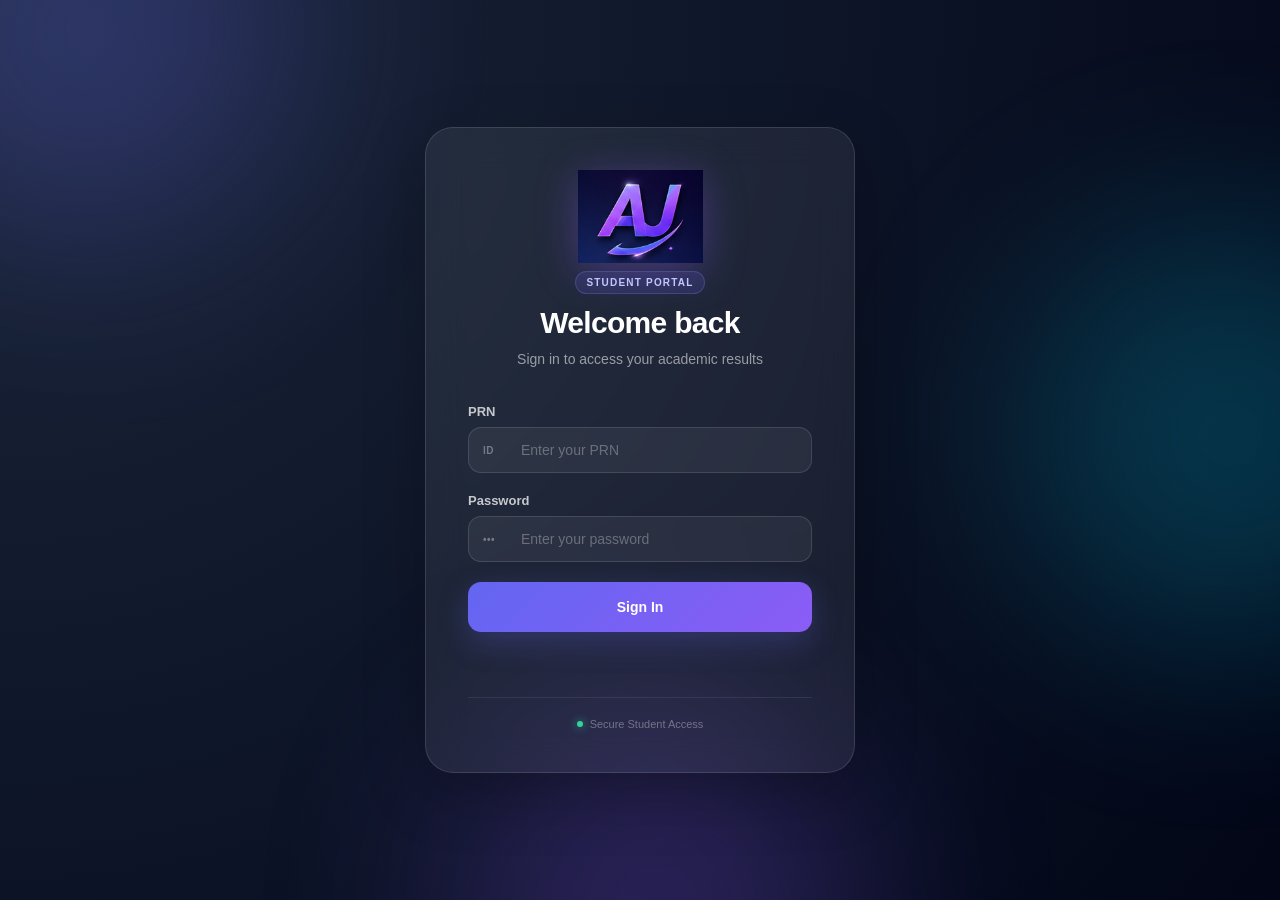
<file: frontend/index.html>
<!DOCTYPE html>
<html lang="en">

<head>

    <meta charset="UTF-8">

    <meta
        name="viewport"
        content="width=device-width, initial-scale=1.0"
    >

    <title>Student Portal | Login</title>

    <link
        rel="stylesheet"
        href="style.css"
    >

</head>


<body class="login-body">

    <div class="background-effects">

        <div class="glow glow-one"></div>

        <div class="glow glow-two"></div>

        <div class="glow glow-three"></div>

    </div>


    <main class="login-page">

        <div class="login-card glass-card">

            <!-- Brand -->

            <div class="brand">

                <img
                    src="assets/aj-logo.png"
                    alt="AJ"
                    class="aj-logo-login"
                >

                <div class="brand-badge">
                    STUDENT PORTAL
                </div>

                <h1>
                    Welcome back
                </h1>

                <p>
                    Sign in to access your academic results
                </p>

            </div>


            <!-- Login form -->

            <form id="loginForm">

                <div class="input-group">

                    <label for="prn">
                        PRN
                    </label>

                    <div class="input-wrapper">

                        <span class="input-icon">
                            ID
                        </span>

                        <input
                            type="text"
                            id="prn"
                            placeholder="Enter your PRN"
                            autocomplete="username"
                            required
                        >

                    </div>

                </div>


                <div class="input-group">

                    <label for="password">
                        Password
                    </label>

                    <div class="input-wrapper">

                        <span class="input-icon">
                            •••
                        </span>

                        <input
                            type="password"
                            id="password"
                            placeholder="Enter your password"
                            autocomplete="current-password"
                            required
                        >

                    </div>

                </div>


                <button
                    type="submit"
                    id="loginButton"
                >

                    <span id="loginButtonText">
                        Sign In
                    </span>

                    <span
                        id="loginSpinner"
                        class="login-spinner"
                    ></span>

                </button>


                <p
                    id="loginMessage"
                    class="login-message"
                ></p>

            </form>


            <div class="login-footer">

                <span class="security-dot"></span>

                Secure Student Access

            </div>

        </div>

    </main>


    <script src="script.js"></script>

</body>

</html>
</file>
<file: frontend/style.css>
* {
    box-sizing: border-box;
}


html {
    scroll-behavior: smooth;
}


body {
    margin: 0;

    min-height: 100vh;

    font-family:
        Inter,
        Arial,
        Helvetica,
        sans-serif;

    color: #f8fafc;
}


/* =================================
   Global Background
================================= */

.login-body,
.dashboard-body {

    position: relative;

    overflow-x: hidden;

    background:
        radial-gradient(
            circle at top left,
            #1e293b,
            #0f172a 45%,
            #020617
        );
}


.background-effects {
    position: fixed;

    inset: 0;

    z-index: -1;

    overflow: hidden;

    pointer-events: none;
}


.glow {
    position: absolute;

    width: 420px;

    height: 420px;

    border-radius: 50%;

    filter: blur(100px);

    opacity: 0.25;

    animation:
        floatingGlow 10s
        ease-in-out
        infinite alternate;
}


.glow-one {
    top: -180px;

    left: -120px;

    background: #6366f1;
}


.glow-two {
    right: -160px;

    top: 25%;

    background: #06b6d4;

    animation-delay: 2s;
}


.glow-three {
    bottom: -220px;

    left: 35%;

    background: #8b5cf6;

    animation-delay: 4s;
}


@keyframes floatingGlow {

    from {
        transform:
            translate3d(
                0,
                0,
                0
            )
            scale(1);
    }

    to {
        transform:
            translate3d(
                40px,
                -30px,
                0
            )
            scale(1.12);
    }

}


/* =================================
   Glass Card
================================= */

.glass-card {

    background:
        rgba(
            255,
            255,
            255,
            0.07
        );

    border:
        1px solid
        rgba(
            255,
            255,
            255,
            0.12
        );

    backdrop-filter:
        blur(20px);

    -webkit-backdrop-filter:
        blur(20px);

    box-shadow:
        0 20px 60px
        rgba(
            0,
            0,
            0,
            0.25
        );
}


/* =================================
   Login Page
================================= */

.login-page {

    min-height: 100vh;

    display: flex;

    align-items: center;

    justify-content: center;

    padding: 24px;

}


/* =================================
   Login Card
================================= */

.login-card {

    width: 100%;

    max-width: 430px;

    padding: 42px;

    border-radius: 28px;

    animation:
        cardEnter
        0.8s
        cubic-bezier(
            0.22,
            1,
            0.36,
            1
        );
}


@keyframes cardEnter {

    from {

        opacity: 0;

        transform:
            translateY(35px)
            scale(0.96);

    }

    to {

        opacity: 1;

        transform:
            translateY(0)
            scale(1);

    }

}


/* =================================
   Brand
================================= */

.brand {

    text-align: center;

    margin-bottom: 34px;
}


.brand-icon {

    width: 72px;

    height: 72px;

    margin:
        0 auto 18px;

    display: flex;

    align-items: center;

    justify-content: center;

    border-radius: 21px;

    background:
        rgba(
            255,
            255,
            255,
            0.1
        );

    border:
        1px solid
        rgba(
            255,
            255,
            255,
            0.15
        );

    font-size: 31px;

    box-shadow:
        0 10px 30px
        rgba(
            0,
            0,
            0,
            0.2
        );

    animation:
        iconFloat
        4s
        ease-in-out
        infinite;
}


@keyframes iconFloat {

    0%,
    100% {
        transform:
            translateY(0);
    }

    50% {
        transform:
            translateY(-6px);
    }

}


.brand-badge {

    display: inline-block;

    margin-bottom: 12px;

    padding: 5px 10px;

    border-radius: 20px;

    background:
        rgba(
            99,
            102,
            241,
            0.15
        );

    border:
        1px solid
        rgba(
            129,
            140,
            248,
            0.25
        );

    color: #c7d2fe;

    font-size: 10px;

    font-weight: 700;

    letter-spacing: 1.2px;
}


.brand h1 {

    margin: 0;

    color: #ffffff;

    font-size: 30px;

    letter-spacing: -0.7px;
}


.brand p {

    margin:
        9px 0 0;

    color:
        rgba(
            255,
            255,
            255,
            0.55
        );

    font-size: 14px;

    line-height: 1.5;
}


/* =================================
   Inputs
================================= */

.input-group {

    margin-bottom: 20px;
}


.input-group label {

    display: block;

    margin-bottom: 8px;

    color:
        rgba(
            255,
            255,
            255,
            0.75
        );

    font-size: 13px;

    font-weight: 600;
}


.input-wrapper {

    position: relative;
}


.input-icon {

    position: absolute;

    left: 15px;

    top: 50%;

    transform:
        translateY(-50%);

    color:
        rgba(
            255,
            255,
            255,
            0.35
        );

    font-size: 10px;

    font-weight: 700;

    letter-spacing: 0.5px;

    pointer-events: none;
}


.input-wrapper input {

    width: 100%;

    padding:
        14px
        15px
        14px
        52px;

    border:
        1px solid
        rgba(
            255,
            255,
            255,
            0.12
        );

    border-radius: 13px;

    outline: none;

    background:
        rgba(
            255,
            255,
            255,
            0.06
        );

    color: #ffffff;

    font-size: 14px;

    transition:
        border-color 0.25s,
        background 0.25s,
        box-shadow 0.25s,
        transform 0.25s;
}


.input-wrapper input::placeholder {

    color:
        rgba(
            255,
            255,
            255,
            0.3
        );
}


.input-wrapper input:focus {

    border-color:
        rgba(
            129,
            140,
            248,
            0.7
        );

    background:
        rgba(
            255,
            255,
            255,
            0.09
        );

    box-shadow:
        0 0 0 4px
        rgba(
            99,
            102,
            241,
            0.12
        );

    transform:
        translateY(-1px);
}


/* =================================
   Login Button
================================= */

#loginButton {

    width: 100%;

    min-height: 50px;

    margin-top: 5px;

    display: flex;

    align-items: center;

    justify-content: center;

    gap: 10px;

    border: none;

    border-radius: 13px;

    background:
        linear-gradient(
            135deg,
            #6366f1,
            #8b5cf6
        );

    color: #ffffff;

    font-size: 14px;

    font-weight: 700;

    cursor: pointer;

    box-shadow:
        0 10px 30px
        rgba(
            99,
            102,
            241,
            0.25
        );

    transition:
        transform 0.2s,
        box-shadow 0.2s,
        opacity 0.2s;
}


#loginButton:hover {

    transform:
        translateY(-2px);

    box-shadow:
        0 14px 35px
        rgba(
            99,
            102,
            241,
            0.4
        );
}


#loginButton:active {

    transform:
        translateY(0);
}


#loginButton:disabled {

    opacity: 0.65;

    cursor: not-allowed;

    transform: none;
}


/* =================================
   Spinner
================================= */

.login-spinner {

    display: none;

    width: 16px;

    height: 16px;

    border:
        2px solid
        rgba(
            255,
            255,
            255,
            0.35
        );

    border-top-color:
        #ffffff;

    border-radius: 50%;

    animation:
        spin
        0.7s
        linear
        infinite;
}


#loginButton.loading .login-spinner {

    display: block;
}


@keyframes spin {

    to {
        transform:
            rotate(360deg);
    }

}


/* =================================
   Login Message
================================= */

.login-message {

    min-height: 20px;

    margin:
        15px 0 0;

    text-align: center;

    color:
        rgba(
            255,
            255,
            255,
            0.65
        );

    font-size: 13px;
}


/* =================================
   Login Footer
================================= */

.login-footer {

    display: flex;

    align-items: center;

    justify-content: center;

    gap: 7px;

    margin-top: 30px;

    padding-top: 20px;

    border-top:
        1px solid
        rgba(
            255,
            255,
            255,
            0.08
        );

    color:
        rgba(
            255,
            255,
            255,
            0.35
        );

    font-size: 11px;
}


.security-dot {

    width: 6px;

    height: 6px;

    border-radius: 50%;

    background: #34d399;

    box-shadow:
        0 0 10px
        rgba(
            52,
            211,
            153,
            0.8
        );
}


/* =================================
   Dashboard
================================= */

.dashboard-page {

    position: relative;

    width: 100%;

    max-width: 1200px;

    margin: 0 auto;

    padding:
        25px
        24px
        45px;
}


/* =================================
   Topbar
================================= */

.topbar {

    display: flex;

    align-items: center;

    justify-content: space-between;

    padding:
        12px 14px;

    margin-bottom: 38px;

    border-radius: 17px;

    animation:
        slideDown
        0.6s
        ease;
}


@keyframes slideDown {

    from {

        opacity: 0;

        transform:
            translateY(-15px);

    }

    to {

        opacity: 1;

        transform:
            translateY(0);

    }

}


.portal-brand {

    display: flex;

    align-items: center;

    gap: 12px;
}


.portal-icon {

    width: 43px;

    height: 43px;

    display: flex;

    align-items: center;

    justify-content: center;

    border-radius: 12px;

    background:
        rgba(
            255,
            255,
            255,
            0.09
        );

    border:
        1px solid
        rgba(
            255,
            255,
            255,
            0.1
        );

    font-size: 20px;
}


.portal-brand strong {

    display: block;

    color: #ffffff;

    font-size: 15px;
}


.portal-brand span {

    display: block;

    margin-top: 3px;

    color:
        rgba(
            255,
            255,
            255,
            0.4
        );

    font-size: 10px;
}


.logout-button {

    padding:
        9px
        16px;

    border:
        1px solid
        rgba(
            255,
            255,
            255,
            0.12
        );

    border-radius: 10px;

    background:
        rgba(
            255,
            255,
            255,
            0.06
        );

    color:
        rgba(
            255,
            255,
            255,
            0.75
        );

    cursor: pointer;

    font-size: 12px;

    font-weight: 600;

    transition:
        background 0.2s,
        transform 0.2s;
}


.logout-button:hover {

    background:
        rgba(
            255,
            255,
            255,
            0.11
        );

    transform:
        translateY(-1px);
}


/* =================================
   Welcome
================================= */

.welcome-section {

    margin-bottom: 25px;

    animation:
        fadeUp
        0.7s
        0.1s
        both;
}


@keyframes fadeUp {

    from {

        opacity: 0;

        transform:
            translateY(20px);

    }

    to {

        opacity: 1;

        transform:
            translateY(0);

    }

}


.welcome-label {

    margin:
        0 0 8px;

    color: #a5b4fc;

    font-size: 10px;

    font-weight: 700;

    letter-spacing: 1.4px;
}


.welcome-section h1 {

    margin: 0;

    color: #ffffff;

    font-size: 32px;

    letter-spacing: -0.8px;
}


.welcome-section h1 span {

    background:
        linear-gradient(
            90deg,
            #a5b4fc,
            #c4b5fd
        );

    -webkit-background-clip: text;

    background-clip: text;

    color: transparent;
}


.welcome-section > div > p:last-child {

    margin:
        9px 0 0;

    color:
        rgba(
            255,
            255,
            255,
            0.45
        );

    font-size: 13px;
}


/* =================================
   Student Card
================================= */

.student-card {

    display: grid;

    grid-template-columns:
        1.5fr
        1fr
        1fr;

    gap: 20px;

    align-items: center;

    padding: 20px;

    margin-bottom: 18px;

    border-radius: 17px;

    animation:
        fadeUp
        0.7s
        0.15s
        both;
}


.student-profile {

    display: flex;

    align-items: center;

    gap: 13px;
}


.profile-avatar {

    width: 46px;

    height: 46px;

    display: flex;

    align-items: center;

    justify-content: center;

    flex-shrink: 0;

    border-radius: 14px;

    background:
        rgba(
            255,
            255,
            255,
            0.08
        );

    font-size: 21px;
}


.info-label {

    display: block;

    margin-bottom: 6px;

    color:
        rgba(
            255,
            255,
            255,
            0.35
        );

    font-size: 10px;

    font-weight: 700;

    text-transform: uppercase;

    letter-spacing: 0.8px;
}


.student-card strong {

    color:
        rgba(
            255,
            255,
            255,
            0.9
        );

    font-size: 14px;
}


/* =================================
   Statistics
================================= */

.stats-grid {

    display: grid;

    grid-template-columns:
        repeat(4, 1fr);

    gap: 15px;

    margin-bottom: 20px;
}


.stat-card {

    display: flex;

    align-items: center;

    gap: 13px;

    padding: 19px;

    border-radius: 16px;

    animation:
        fadeUp
        0.7s
        0.2s
        both;

    transition:
        transform 0.25s,
        background 0.25s;
}


.stat-card:hover {

    transform:
        translateY(-4px);

    background:
        rgba(
            255,
            255,
            255,
            0.1
        );
}


.stat-icon {

    width: 42px;

    height: 42px;

    display: flex;

    align-items: center;

    justify-content: center;

    flex-shrink: 0;

    border-radius: 12px;

    background:
        rgba(
            255,
            255,
            255,
            0.08
        );

    color: #ffffff;

    font-size: 17px;
}


.stat-card span {

    display: block;

    margin-bottom: 5px;

    color:
        rgba(
            255,
            255,
            255,
            0.4
        );

    font-size: 11px;
}


.stat-card strong {

    color: #ffffff;

    font-size: 23px;
}


/* =================================
   Marks
================================= */

.marks-section {

    padding: 25px;

    border-radius: 18px;

    animation:
        fadeUp
        0.7s
        0.3s
        both;
}


.section-header {

    margin-bottom: 20px;
}


.section-label {

    margin:
        0 0 7px;

    color: #a5b4fc;

    font-size: 10px;

    font-weight: 700;

    letter-spacing: 1.2px;
}


.section-header h2 {

    margin: 0;

    color: #ffffff;

    font-size: 21px;
}


.section-header p:last-child {

    margin:
        6px 0 0;

    color:
        rgba(
            255,
            255,
            255,
            0.4
        );

    font-size: 12px;
}


.dashboard-message {

    margin-bottom: 15px;

    color:
        rgba(
            255,
            255,
            255,
            0.5
        );

    font-size: 12px;
}


/* =================================
   Table
================================= */

.table-container {

    width: 100%;

    overflow-x: auto;
}


.marks-section table {

    width: 100%;

    min-width: 600px;

    border-collapse: collapse;
}


.marks-section th,
.marks-section td {

    padding:
        14px
        12px;

    border-bottom:
        1px solid
        rgba(
            255,
            255,
            255,
            0.07
        );

    text-align: left;
}


.marks-section th {

    color:
        rgba(
            255,
            255,
            255,
            0.35
        );

    font-size: 10px;

    font-weight: 700;

    text-transform: uppercase;

    letter-spacing: 0.7px;
}


.marks-section td {

    color:
        rgba(
            255,
            255,
            255,
            0.65
        );

    font-size: 13px;
}


.marks-section tbody tr {

    transition:
        background 0.2s;
}


.marks-section tbody tr:hover {

    background:
        rgba(
            255,
            255,
            255,
            0.04
        );
}


.marks-section td strong {

    color:
        rgba(
            255,
            255,
            255,
            0.9
        );
}


/* =================================
   Result Badges
================================= */

.result-badge {

    display: inline-block;

    min-width: 50px;

    padding:
        5px
        9px;

    border-radius: 20px;

    text-align: center;

    font-size: 10px;

    font-weight: 700;

    letter-spacing: 0.3px;
}


.result-pass {

    color: #6ee7b7;

    background:
        rgba(
            16,
            185,
            129,
            0.12
        );

    border:
        1px solid
        rgba(
            52,
            211,
            153,
            0.18
        );
}


.result-fail {

    color: #fca5a5;

    background:
        rgba(
            239,
            68,
            68,
            0.12
        );

    border:
        1px solid
        rgba(
            248,
            113,
            113,
            0.18
        );
}


.result-pending {

    color:
        rgba(
            255,
            255,
            255,
            0.45
        );

    background:
        rgba(
            255,
            255,
            255,
            0.06
        );
}


/* =================================
   Empty State
================================= */

.empty-message {

    padding: 35px !important;

    text-align: center !important;

    color:
        rgba(
            255,
            255,
            255,
            0.35
        ) !important;
}


/* =================================
   Footer
================================= */

.dashboard-footer {

    display: flex;

    justify-content: space-between;

    margin-top: 22px;

    padding:
        0 5px;

    color:
        rgba(
            255,
            255,
            255,
            0.25
        );

    font-size: 10px;
}


/* =================================
   Responsive
================================= */

@media (max-width: 850px) {

    .student-card {

        grid-template-columns:
            1fr 1fr;
    }


    .student-profile {

        grid-column:
            1 / -1;
    }


    .stats-grid {

        grid-template-columns:
            repeat(2, 1fr);
    }

}


@media (max-width: 550px) {

    .login-page {

        padding: 15px;
    }


    .login-card {

        padding: 32px 22px;

        border-radius: 23px;
    }


    .brand h1 {

        font-size: 26px;
    }


    .dashboard-page {

        padding:
            15px
            15px
            30px;
    }


    .topbar {

        margin-bottom: 30px;
    }


    .portal-brand span {

        display: none;
    }


    .welcome-section h1 {

        font-size: 25px;
    }


    .student-card {

        grid-template-columns:
            1fr;

        padding: 18px;
    }


    .student-profile {

        grid-column: auto;
    }


    .stats-grid {

        grid-template-columns:
            1fr 1fr;
    }


    .stat-card {

        padding: 16px;
    }


    .marks-section {

        padding: 18px;
    }


    .dashboard-footer {

        flex-direction: column;

        gap: 5px;
    }

}


@media (max-width: 380px) {

    .stats-grid {

        grid-template-columns:
            1fr;
    }


    .portal-brand strong {

        font-size: 14px;
    }


    .welcome-section h1 {

        font-size: 22px;
    }

}

/* =================================
   AJ Logo
================================= */

.aj-logo-login {
    display: block;

    width: 120px;

    height: auto;

    margin: 0 auto 8px;

    object-fit: contain;

    filter:
        drop-shadow(
            0 8px 20px
            rgba(
                99,
                102,
                241,
                0.35
            )
        );

    animation:
        logoFloat
        4s
        ease-in-out
        infinite;
}


.aj-logo-dashboard {
    width: 58px;

    height: 42px;

    object-fit: contain;

    flex-shrink: 0;

    filter:
        drop-shadow(
            0 5px 14px
            rgba(
                99,
                102,
                241,
                0.35
            )
        );
}


@keyframes logoFloat {

    0%,
    100% {
        transform:
            translateY(0);
    }

    50% {
        transform:
            translateY(-5px);
    }

}


/* =================================
   Mobile Logo
================================= */

@media (max-width: 550px) {

    .aj-logo-login {
        width: 105px;
    }


    .aj-logo-dashboard {
        width: 50px;

        height: 38px;
    }

}

/* =================================
   AJ Logo
================================= */

.aj-logo-login {

    display: block;

    width: 125px;

    height: auto;

    margin:
        0 auto 8px;

    object-fit: contain;

    background: transparent;

    filter:
        drop-shadow(
            0 8px 20px
            rgba(
                139,
                92,
                246,
                0.35
            )
        );

    animation:
        logoFloat
        4s
        ease-in-out
        infinite;
}


.aj-logo-dashboard {

    width: 58px;

    height: 42px;

    object-fit: contain;

    flex-shrink: 0;

    background: transparent;

    filter:
        drop-shadow(
            0 5px 14px
            rgba(
                139,
                92,
                246,
                0.35
            )
        );
}


@keyframes logoFloat {

    0%,
    100% {
        transform:
            translateY(0);
    }

    50% {
        transform:
            translateY(-5px);
    }

}


@media (max-width: 550px) {

    .aj-logo-login {

        width: 110px;

    }


    .aj-logo-dashboard {

        width: 50px;

        height: 38px;

    }

}


/* =================================
   Admin Search
================================= */

.admin-search {
    margin-bottom: 15px;
}


.admin-search input {

    width: 100%;

    padding:
        13px
        15px;

    border:
        1px solid
        rgba(
            255,
            255,
            255,
            0.12
        );

    border-radius: 12px;

    outline: none;

    background:
        rgba(
            255,
            255,
            255,
            0.05
        );

    color: #ffffff;

    font-size: 13px;

    transition:
        border-color 0.2s,
        background 0.2s,
        box-shadow 0.2s;
}


.admin-search input::placeholder {

    color:
        rgba(
            255,
            255,
            255,
            0.3
        );
}


.admin-search input:focus {

    border-color:
        rgba(
            129,
            140,
            248,
            0.7
        );

    background:
        rgba(
            255,
            255,
            255,
            0.08
        );

    box-shadow:
        0 0 0 4px
        rgba(
            99,
            102,
            241,
            0.1
        );
}


/* =================================
   Create Student
================================= */

.admin-section-header {
    display: flex;
    align-items: flex-start;
    justify-content: space-between;
    gap: 20px;
}


.admin-primary-button {
    padding: 10px 16px;
    border: 1px solid rgba(129, 140, 248, 0.35);
    border-radius: 11px;
    background: linear-gradient(135deg, #6366f1, #8b5cf6);
    color: #ffffff;
    cursor: pointer;
    font-size: 12px;
    font-weight: 700;
    white-space: nowrap;
    box-shadow: 0 8px 25px rgba(99, 102, 241, 0.22);
    transition: transform 0.2s, box-shadow 0.2s, opacity 0.2s;
}


.admin-primary-button:hover {
    transform: translateY(-2px);
    box-shadow: 0 12px 30px rgba(99, 102, 241, 0.35);
}


.admin-primary-button:active {
    transform: translateY(0);
}


.admin-primary-button:disabled {
    opacity: 0.6;
    cursor: not-allowed;
    transform: none;
}


.admin-form {
    display: grid;
    grid-template-columns: repeat(2, minmax(0, 1fr));
    gap: 18px;
}


.form-group {
    margin-bottom: 0;
}


.form-group label {
    display: block;
    margin-bottom: 8px;
    color: rgba(255, 255, 255, 0.75);
    font-size: 13px;
    font-weight: 600;
}


.form-group input,
.form-group select {
    width: 100%;
    padding: 13px 14px;
    border: 1px solid rgba(255, 255, 255, 0.12);
    border-radius: 12px;
    outline: none;
    background: rgba(255, 255, 255, 0.05);
    color: #ffffff;
    font-size: 13px;
    transition: border-color 0.2s, background 0.2s, box-shadow 0.2s;
}


.form-group input::placeholder {
    color: rgba(255, 255, 255, 0.3);
}


.form-group input:focus,
.form-group select:focus {
    border-color: rgba(129, 140, 248, 0.7);
    background: rgba(255, 255, 255, 0.08);
    box-shadow: 0 0 0 4px rgba(99, 102, 241, 0.1);
}


.form-group select option {
    background: #0f172a;
    color: #ffffff;
}


.admin-form-actions {
    grid-column: 1 / -1;
    display: flex;
    align-items: center;
    gap: 10px;
    margin-top: 2px;
}


@media (max-width: 700px) {

    .admin-section-header {
        align-items: stretch;
        flex-direction: column;
    }

    .admin-primary-button {
        width: 100%;
    }

    .admin-form {
        grid-template-columns: 1fr;
    }

    .admin-form-actions {
        flex-direction: column;
        align-items: stretch;
    }

    .admin-form-actions .admin-primary-button,
    .admin-form-actions .logout-button {
        width: 100%;
    }

}
</file>
